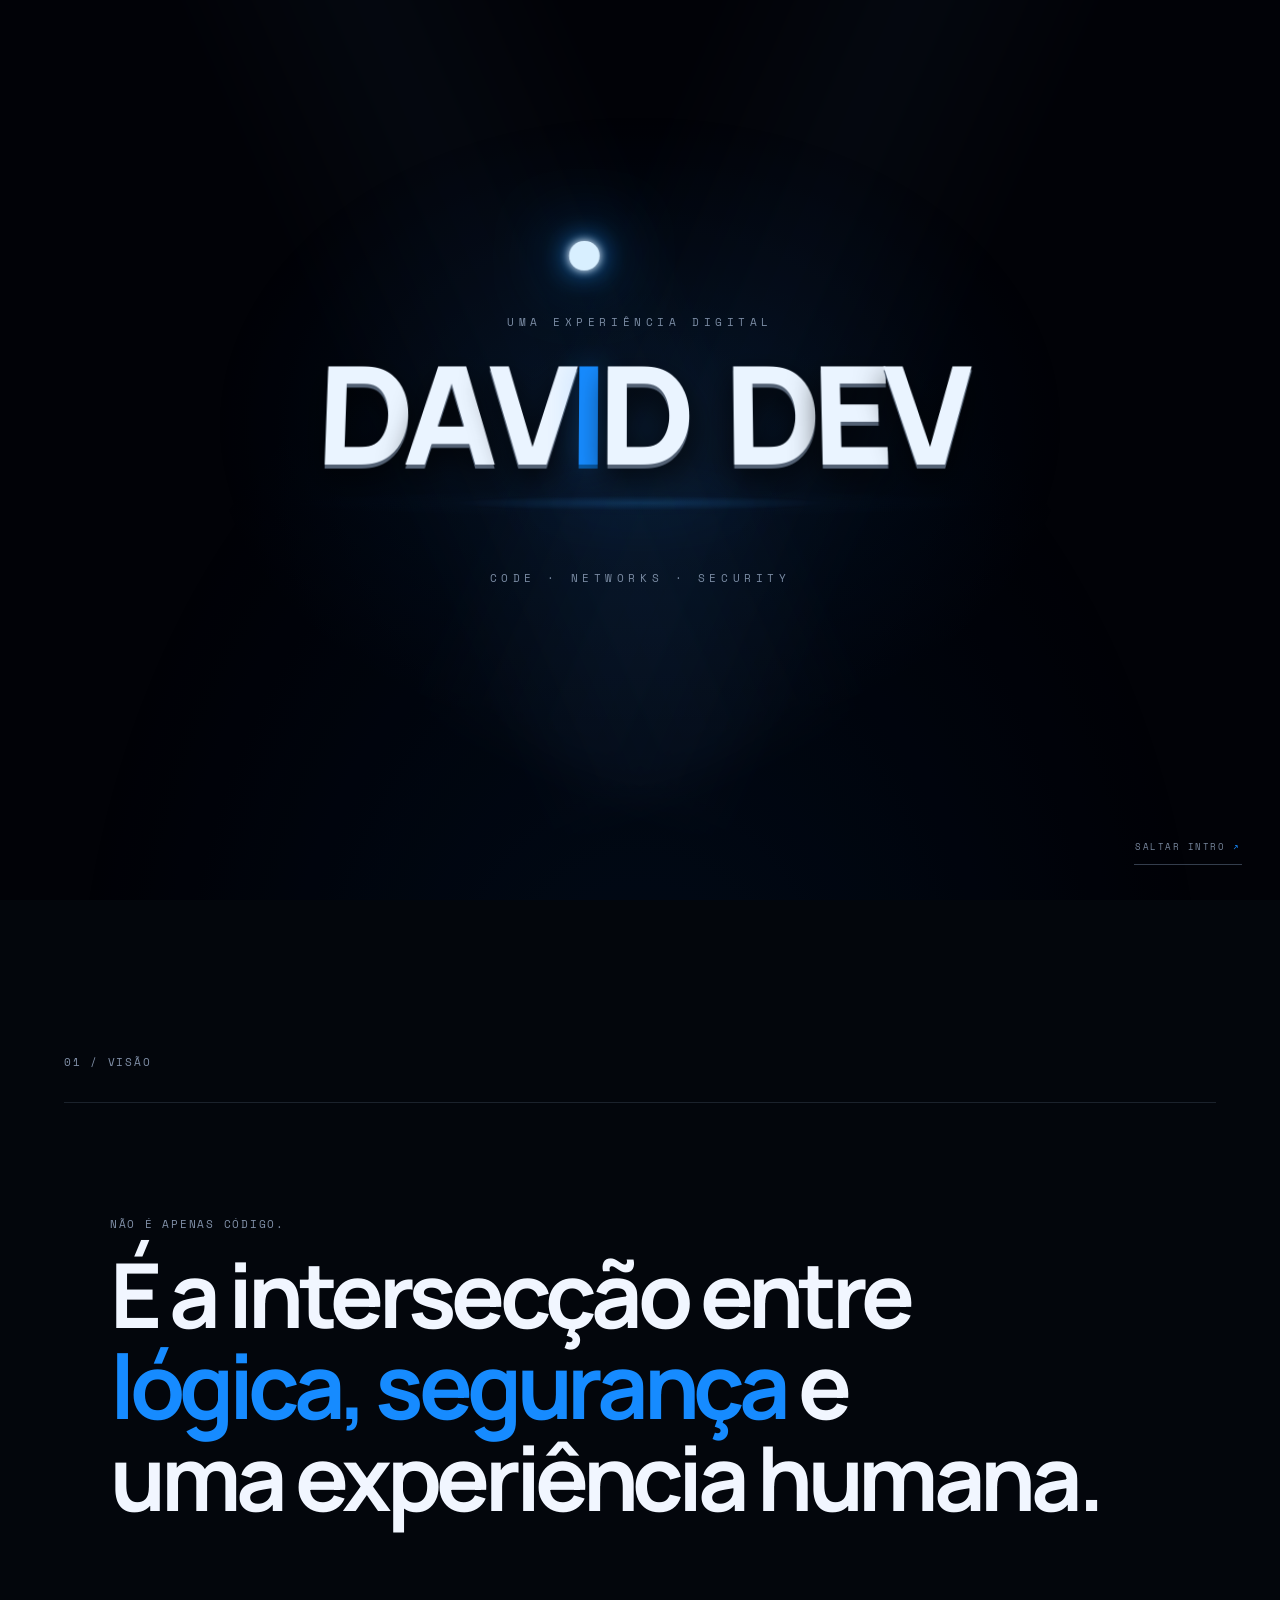
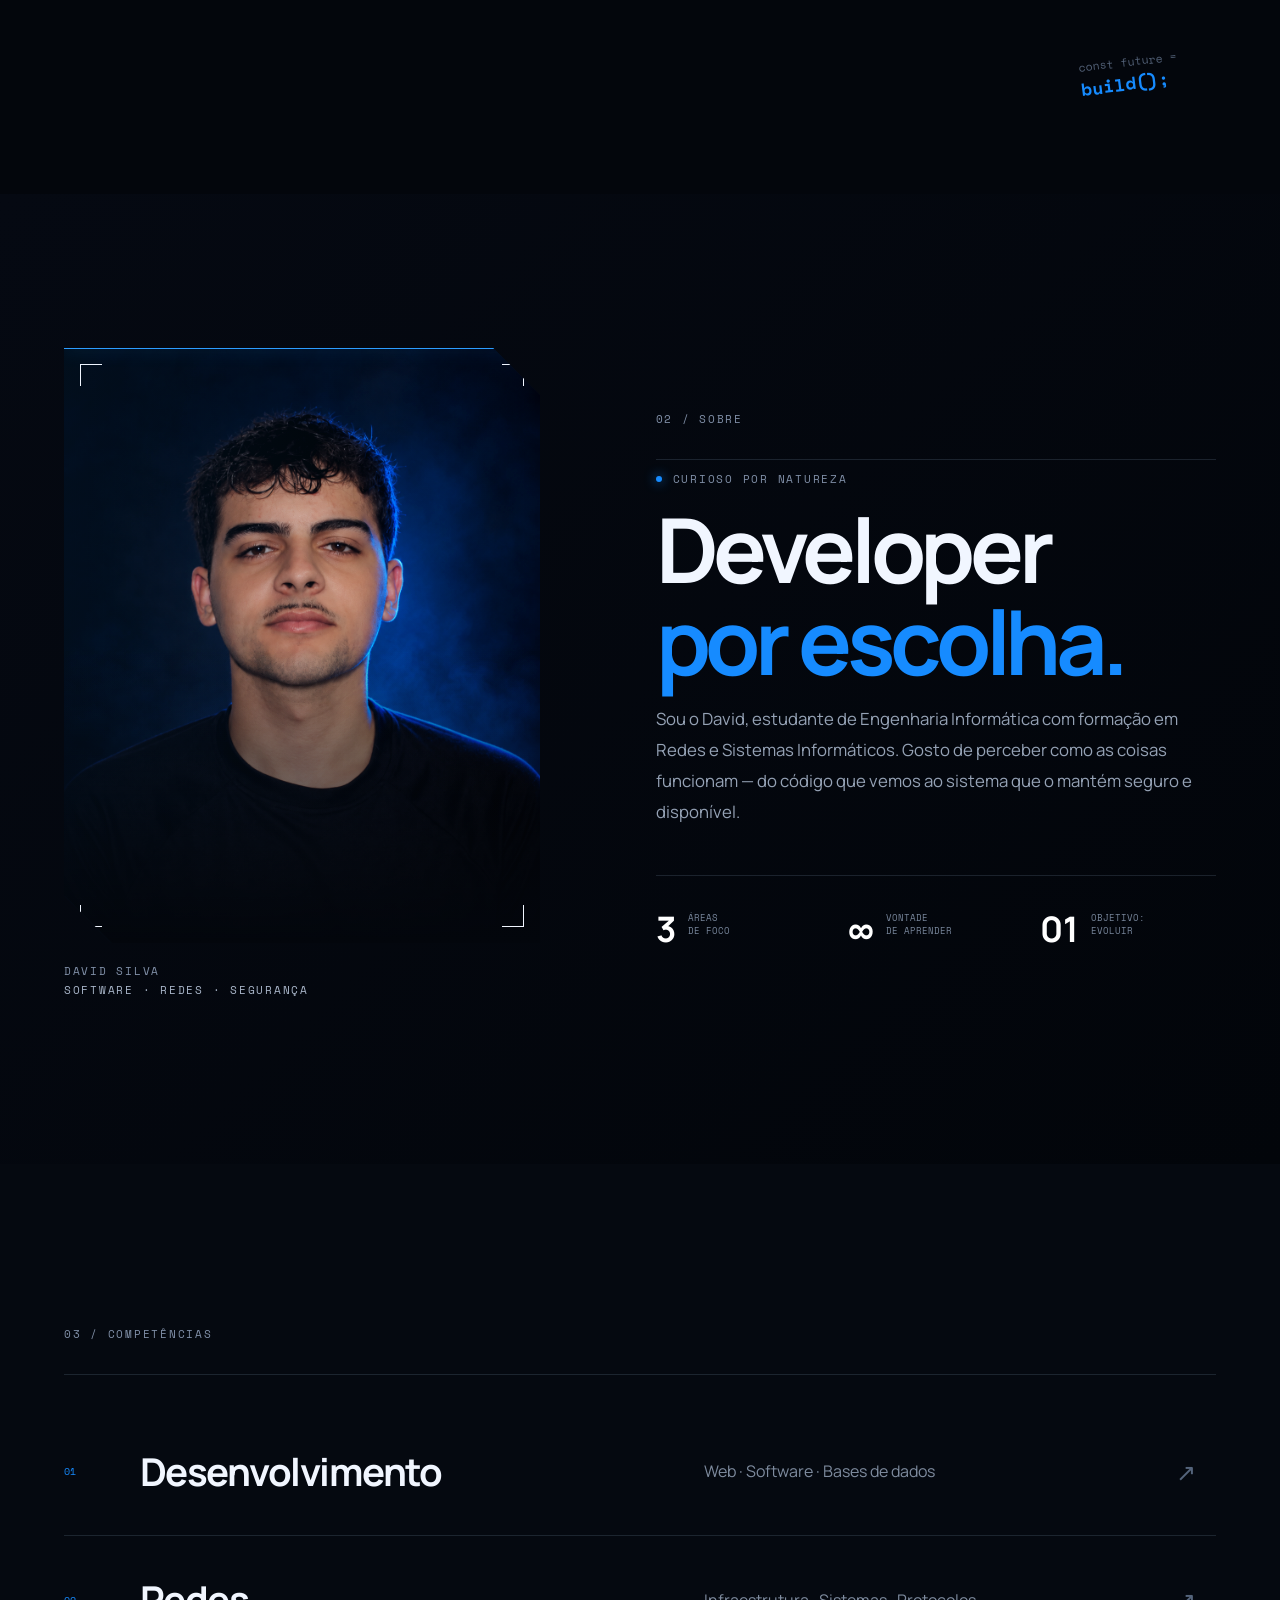
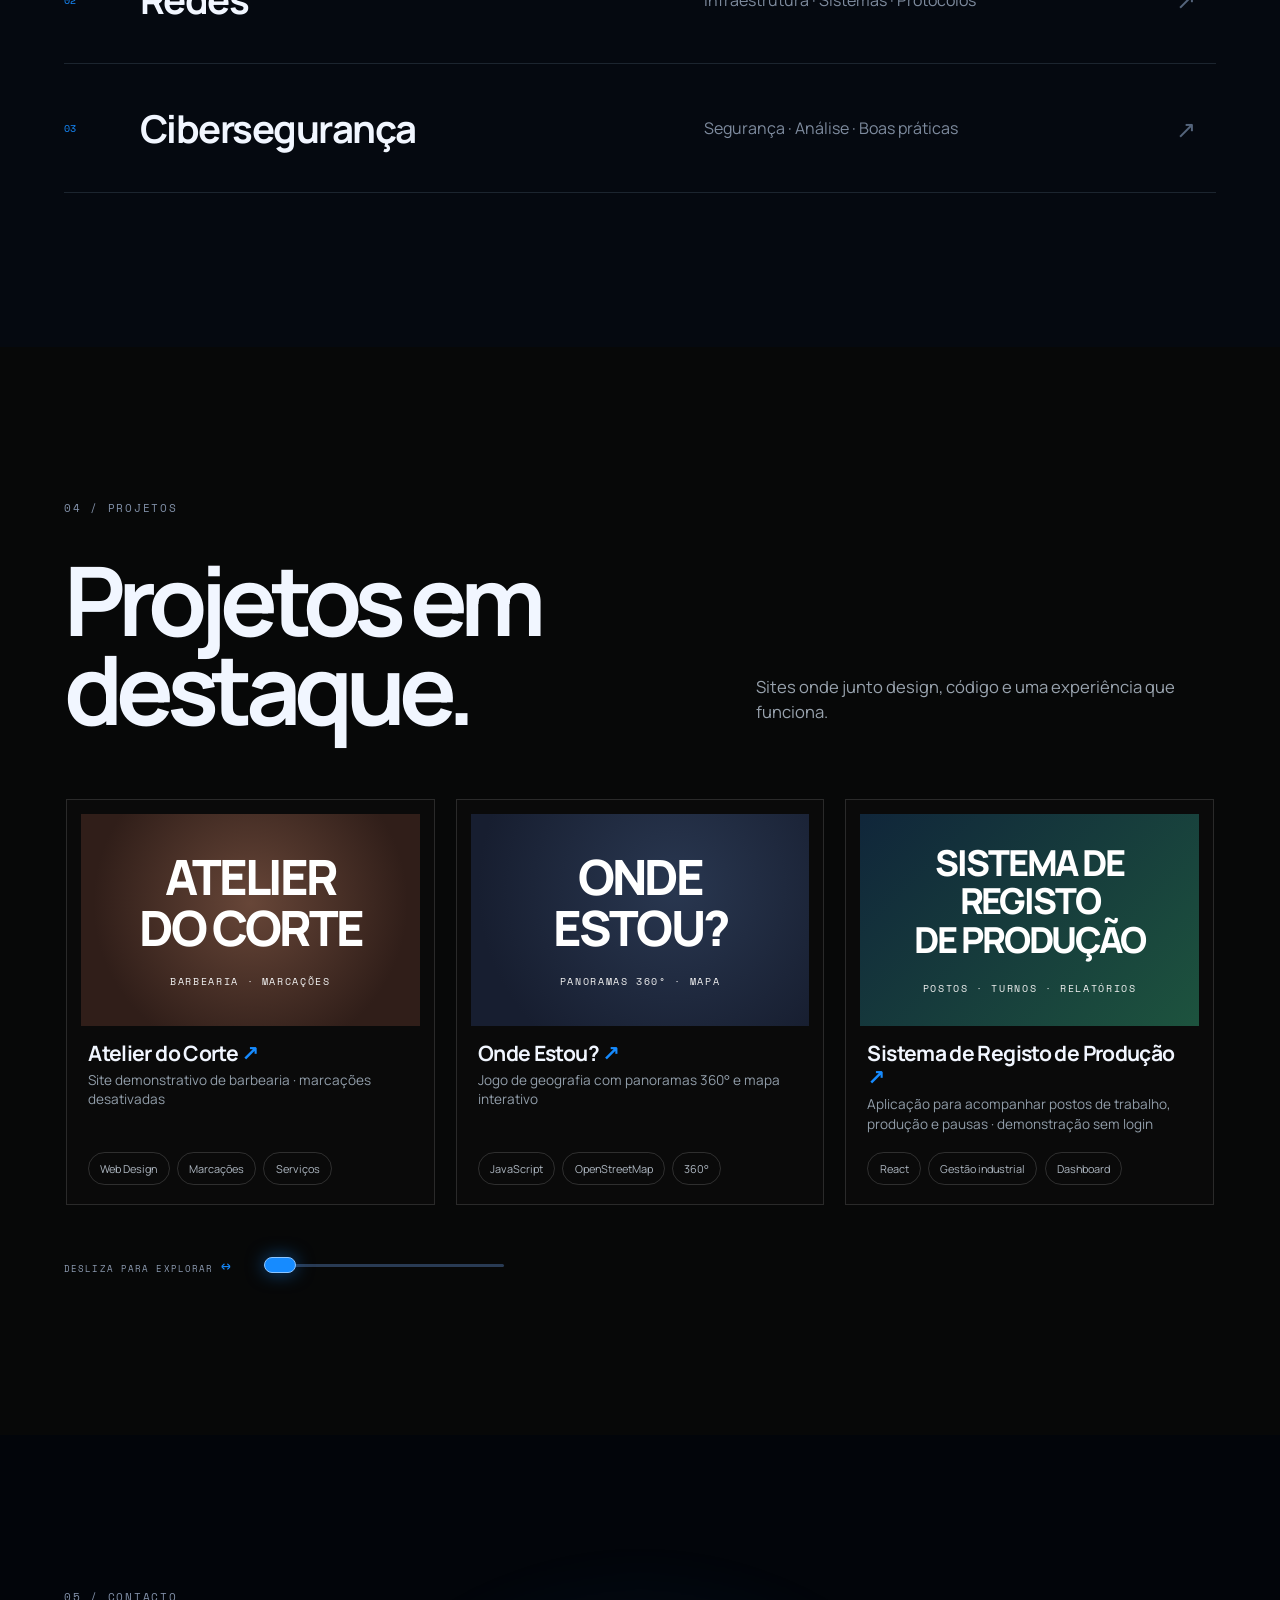
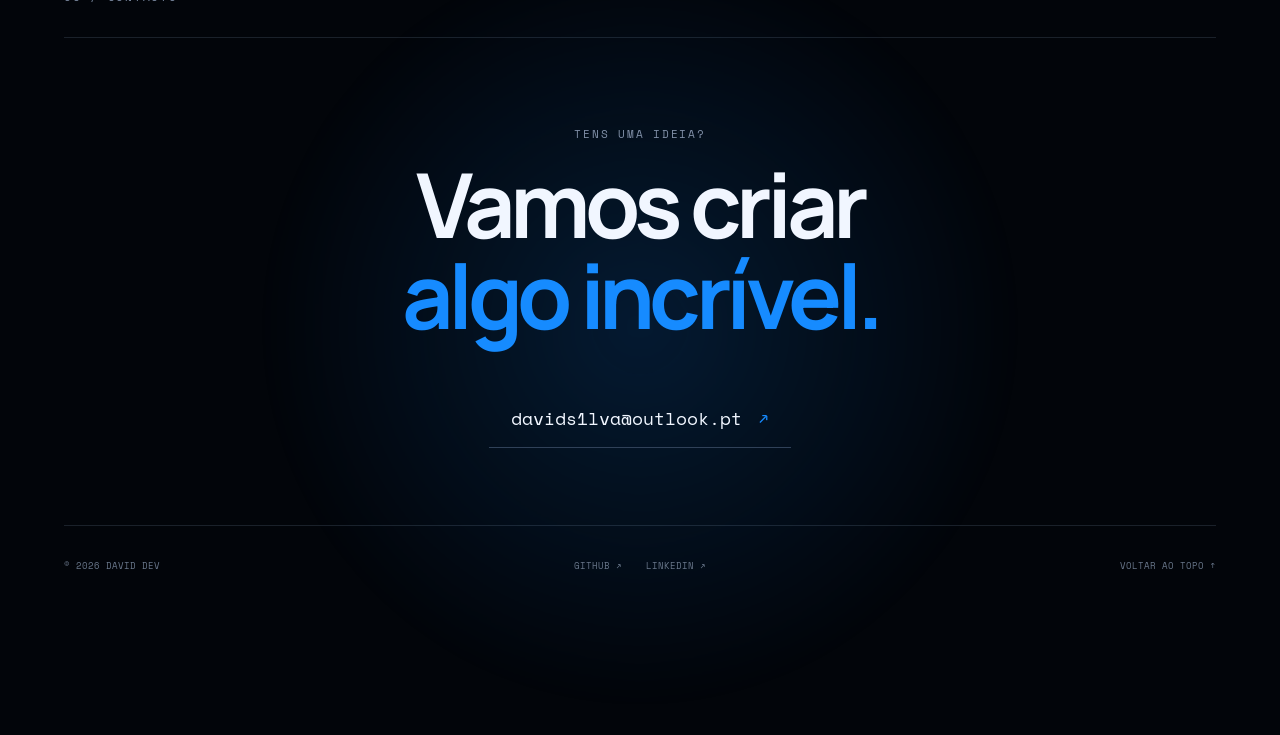
<file: index.html>
<!doctype html>
<html lang="pt-PT">
<head>
  <meta charset="UTF-8" />
  <meta name="viewport" content="width=device-width, initial-scale=1.0" />
  <meta name="theme-color" content="#03060c" />
  <meta name="description" content="Portfólio de David — estudante de Engenharia Informática, developer e entusiasta de redes e cibersegurança." />
  <title>David Dev — Software, Redes & Cibersegurança</title>
  <link rel="preconnect" href="https://fonts.googleapis.com" />
  <link rel="preconnect" href="https://fonts.gstatic.com" crossorigin />
  <link href="https://fonts.googleapis.com/css2?family=Manrope:wght@400;500;600;700;800&family=Space+Mono:wght@400;700&display=swap" rel="stylesheet" />
  <link rel="icon" type="image/svg+xml" href="assets/favicon.svg" />
  <link rel="stylesheet" href="styles.css?v=featured-20260915b" />
</head>
<body>
  <div class="noise" aria-hidden="true"></div>
  <div class="cursor-glow" aria-hidden="true"></div>


  <div class="cinematic-intro" id="cinematicIntro">
    <div class="cinema-sky" aria-hidden="true"></div>
    <div class="cinema-beam beam-left" aria-hidden="true"></div>
    <div class="cinema-beam beam-right" aria-hidden="true"></div>
    <div class="studio-scene">
      <p class="studio-presents">UMA EXPERIÊNCIA DIGITAL</p>
      <div class="studio-wordmark" role="img" aria-label="David Dev">
        <span>D</span><span>A</span><span>V</span><span class="letter-i">I<i class="studio-orb"></i></span><span>D</span>
        <b aria-hidden="true"></b>
        <span>D</span><span>E</span><span>V</span>
      </div>
      <div class="cinema-floor" aria-hidden="true"><i></i></div>
      <p class="studio-signature">CODE · NETWORKS · SECURITY</p>
    </div>
    <button class="skip-intro" type="button" id="skipIntro">SALTAR INTRO <span>↗</span></button>
  </div>


  <header class="nav-wrap">
    <a class="brand" href="#inicio" aria-label="David Dev — início">DAVID<span>.</span>DEV</a>
    <nav aria-label="Navegação principal">
      <a href="#sobre">Sobre</a>
      <a href="#projetos">Projetos</a>
      <a href="#contacto">Contacto</a>
    </nav>
    <a class="nav-cta magnetic" href="#contacto">Vamos falar <span>↗</span></a>
  </header>


  <main>
    <section class="hero" id="inicio">
      <div class="hero-layout">
        <div class="hero-content">
          <p class="eyebrow"><span></span> ENGENHARIA INFORMÁTICA · PORTUGAL</p>
          <h1>
            <span class="hero-line">Não é apenas um</span>
            <span class="hero-line">site <em>“bonitinho”.</em></span>
          </h1>
          <div class="hero-promise">
            <p class="mono">PENSADO PARA CRIAR</p>
            <div>
              <span>presença.</span>
              <span>segurança.</span>
              <span>experiência.</span>
            </div>
          </div>
          <a href="#sobre" class="hero-explore magnetic">CONHECER O DAVID <span>↓</span></a>
        </div>
        <figure class="hero-portrait" id="heroPortrait">
          <div class="portrait-halo" aria-hidden="true"></div>
          <img src="assets/david-placeholder.png" alt="Retrato de David" />
          <figcaption><span>DAVID SILVA</span><small>SOFTWARE DEVELOPER</small></figcaption>
        </figure>
      </div>
      <div class="hero-index" aria-hidden="true">00 — 01</div>
      <div class="scroll-tag" aria-hidden="true">SCROLL TO DISCOVER <span></span></div>
    </section>


    <section class="statement section-pad">
      <div class="section-number">01 / VISÃO</div>
      <div class="statement-copy reveal">
        <p class="mono">NÃO É APENAS CÓDIGO.</p>
        <h2>É a intersecção entre<br /><span>lógica, segurança</span> e<br />uma experiência humana.</h2>
      </div>
      <div class="float-code" aria-hidden="true">
        <span>const future =</span>
        <strong>build();</strong>
      </div>
    </section>


    <section class="about section-pad" id="sobre">
      <div class="about-visual reveal">
        <div class="photo-frame">
          <img class="photo-normal" src="assets/david-placeholder.png" alt="Retrato de David com iluminação azul sobre fundo escuro" />
          <div class="photo-scan" aria-hidden="true"></div>
          <span class="corner c1"></span><span class="corner c2"></span><span class="corner c3"></span><span class="corner c4"></span>
        </div>
        <p class="photo-note">DAVID SILVA<br /><strong>SOFTWARE · REDES · SEGURANÇA</strong></p>
      </div>
      <div class="about-copy reveal">
        <div class="section-number">02 / SOBRE</div>
        <p class="eyebrow"><span></span> CURIOSO POR NATUREZA</p>
        <h2>Developer<br /><span>por escolha.</span></h2>
        <p>Sou o David, estudante de Engenharia Informática com formação em Redes e Sistemas Informáticos. Gosto de perceber como as coisas funcionam — do código que vemos ao sistema que o mantém seguro e disponível.</p>
        <div class="stats">
          <div><strong>3</strong><span>ÁREAS<br />DE FOCO</span></div>
          <div><strong>∞</strong><span>VONTADE<br />DE APRENDER</span></div>
          <div><strong>01</strong><span>OBJETIVO:<br />EVOLUIR</span></div>
        </div>
      </div>
    </section>


    <section class="skills section-pad" aria-labelledby="skills-heading">
      <h2 class="section-number skills-heading" id="skills-heading">03 / COMPETÊNCIAS</h2>
      <div class="skills-list">
        <article class="skill-row reveal"><span>01</span><h3>Desenvolvimento</h3><p>Web · Software · Bases de dados</p><b>↗</b></article>
        <article class="skill-row reveal"><span>02</span><h3>Redes</h3><p>Infraestrutura · Sistemas · Protocolos</p><b>↗</b></article>
        <article class="skill-row reveal"><span>03</span><h3>Cibersegurança</h3><p>Segurança · Análise · Boas práticas</p><b>↗</b></article>
      </div>
    </section>


    <section class="projects section-pad" id="projetos" aria-labelledby="featured-heading">
  <div class="site-showcase-heading reveal">
    <div>
      <div class="section-number">04 / PROJETOS</div>
      <h2 id="featured-heading">Projetos em<br />destaque.</h2>
    </div>
    <p>Sites onde junto design, código e uma experiência que funciona.</p>
  </div>
  <div class="site-carousel reveal" id="siteCarousel" role="region" aria-label="Galeria de sites">
    <a class="site-tile" href="https://davids1lva.github.io/davids1lva/barbearia-demo/" target="_blank" rel="noopener noreferrer" aria-label="Abrir Atelier do Corte, site demonstrativo">
      <div class="site-preview site-preview--barber" aria-hidden="true">
        <div>
          <strong>ATELIER<br>DO CORTE</strong>
          <small>BARBEARIA · MARCAÇÕES</small>
        </div>
      </div>
      <div class="site-tile-meta">
        <h3>Atelier do Corte <span aria-hidden="true">↗</span>
        </h3>
        <p>Site demonstrativo de barbearia · marcações desativadas</p>
        <div class="site-tags">
          <span>Web Design</span>
          <span>Marcações</span>
          <span>Serviços</span>
        </div>
      </div>
    </a>
    <a class="site-tile" href="https://davids1lva.github.io/onde-estou/" target="_blank" rel="noopener noreferrer" aria-label="Abrir Onde Estou?, jogo de geografia">
      <div class="site-preview site-preview--portfolio" aria-hidden="true">
        <div>
          <strong>ONDE<br>ESTOU?</strong>
          <small>PANORAMAS 360° · MAPA</small>
        </div>
      </div>
      <div class="site-tile-meta">
        <h3>Onde Estou? <span aria-hidden="true">↗</span>
        </h3>
        <p>Jogo de geografia com panoramas 360° e mapa interativo</p>
        <div class="site-tags">
          <span>JavaScript</span>
          <span>OpenStreetMap</span>
          <span>360°</span>
        </div>
      </div>
    </a>
    <a class="site-tile" href="https://davids1lva.github.io/fabrica-flow/" target="_blank" rel="noopener noreferrer" aria-label="Abrir demonstração de Sistema de Registo de Produção, sem login">
      <div class="site-preview site-preview--future-one" aria-hidden="true" style="background:linear-gradient(135deg,#10263a,#1d533e);color:#a8ee6b">
        <div>
          <strong style="font-size:clamp(1.5rem,2.8vw,2.5rem);line-height:1.08">SISTEMA DE REGISTO<br>DE PRODUÇÃO</strong>
          <small>POSTOS · TURNOS · RELATÓRIOS</small>
        </div>
      </div>
      <div class="site-tile-meta">
        <h3>Sistema de Registo de Produção <span aria-hidden="true">↗</span></h3>
        <p>Aplicação para acompanhar postos de trabalho, produção e pausas · demonstração sem login</p>
        <div class="site-tags">
          <span>React</span><span>Gestão industrial</span><span>Dashboard</span>
        </div>
      </div>
    </a>
    <article class="site-tile site-tile--future" aria-label="Mais por vir">
      <div class="site-preview site-preview--future-two" aria-hidden="true">
        <div>
          <strong>MAIS POR<br>VIR</strong>
          <small>NOVAS IDEIAS A CAMINHO</small>
        </div>
      </div>
      <div class="site-tile-meta">
        <h3>Mais por vir</h3>
        <p>Espaço para o próximo trabalho</p>
        <div class="site-tags">
          <span>Em breve</span>
          <span>Novos projetos</span>
        </div>
      </div>
    </article>
  </div>
  <div class="site-carousel-control reveal">
    <label for="siteRange">DESLIZA PARA EXPLORAR <span aria-hidden="true">↔</span>
    </label>
    <input id="siteRange" class="site-range" type="range" min="0" max="100" value="0" aria-controls="siteCarousel" aria-label="Deslizar pelos projetos apresentados" />
  </div>
</section>


    <section class="contact section-pad" id="contacto">
      <div class="contact-aura" aria-hidden="true"></div>
      <div class="section-number">05 / CONTACTO</div>
      <div class="contact-copy reveal">
        <p class="mono">TENS UMA IDEIA?</p>
        <h2>Vamos criar<br /><span>algo incrível.</span></h2>
        <a class="email-link magnetic" href="mailto:davids1lva@outlook.pt">davids1lva@outlook.pt <span>↗</span></a>
      </div>
      <footer>
        <p>© <span id="year"></span> DAVID DEV</p>
        <div>
  <a href="https://github.com/davids1lva" target="_blank">GITHUB ↗</a>
  <a href="https://www.linkedin.com/in/davids1lva/" target="_blank">LINKEDIN ↗</a>
</div>
        <a href="#inicio">VOLTAR AO TOPO ↑</a>
      </footer>
    </section>
  </main>
  <script src="script.js"></script>
</body>
</html>
</file>
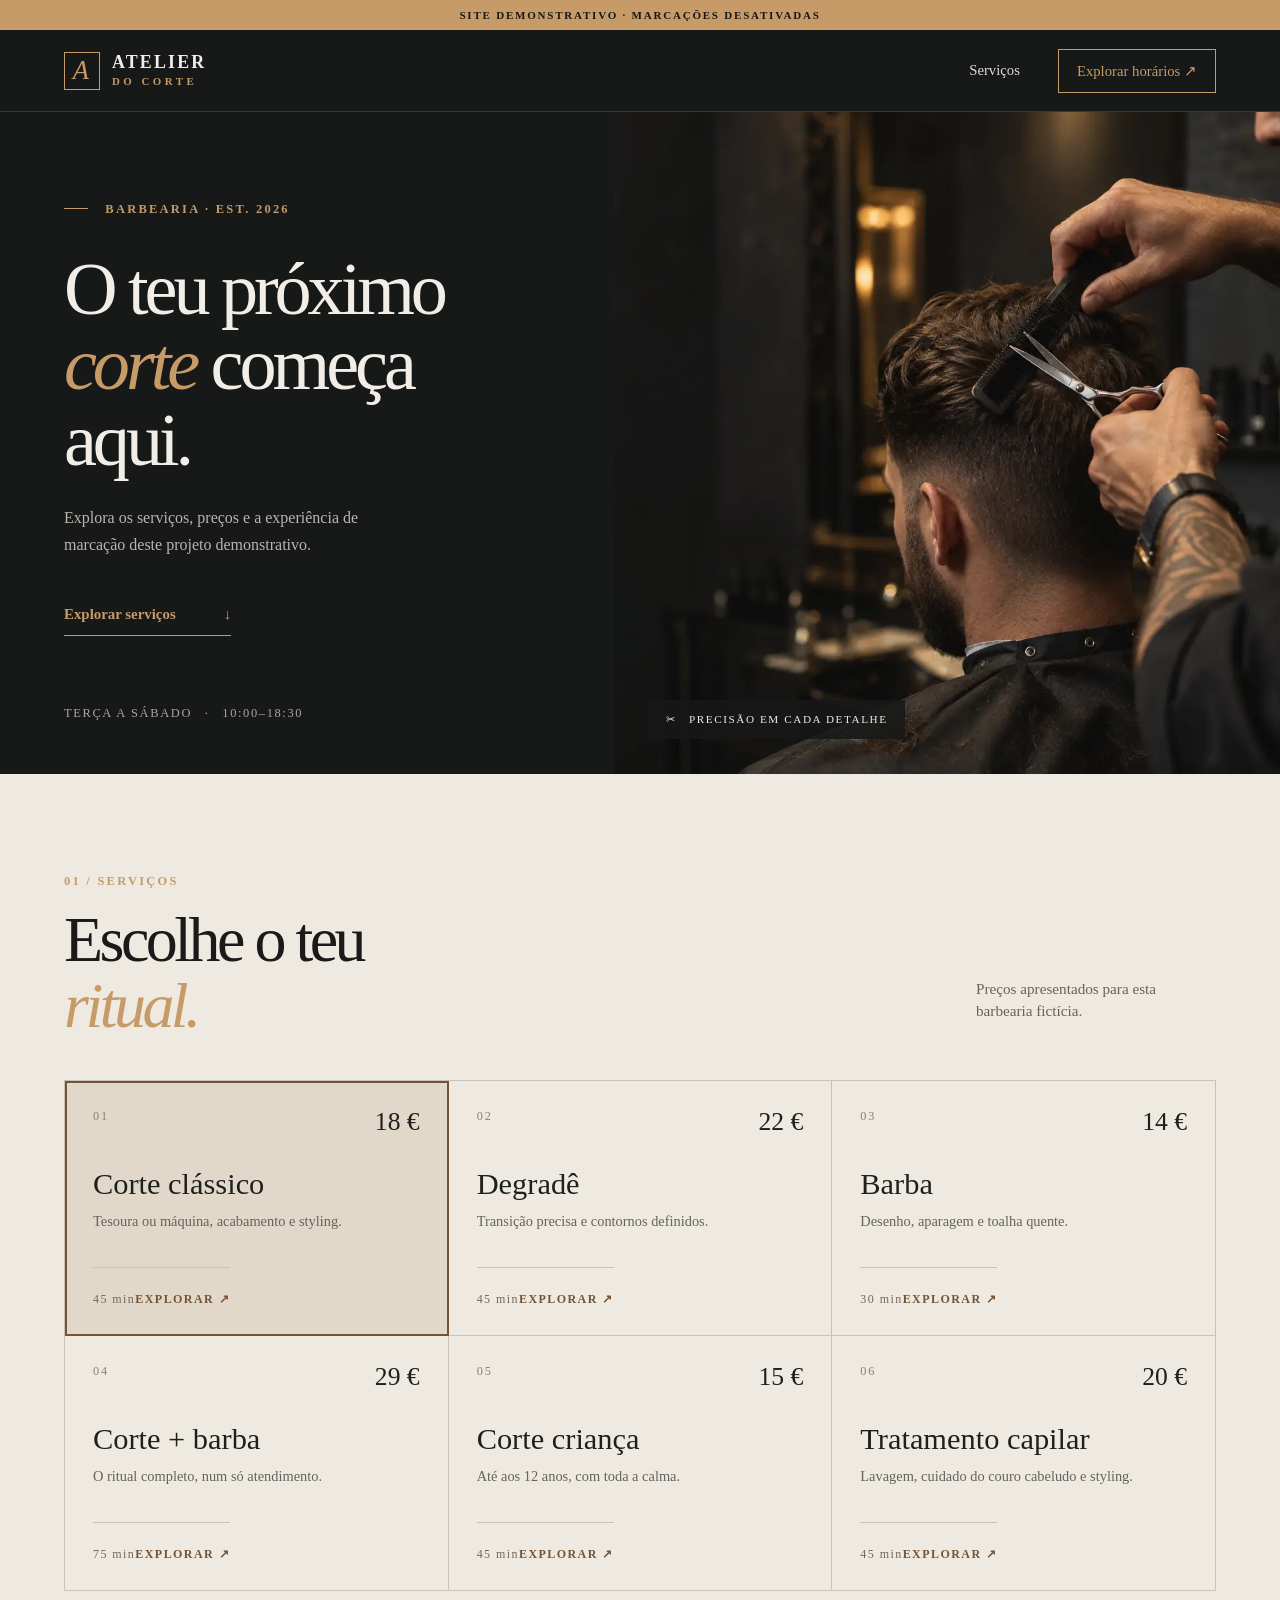
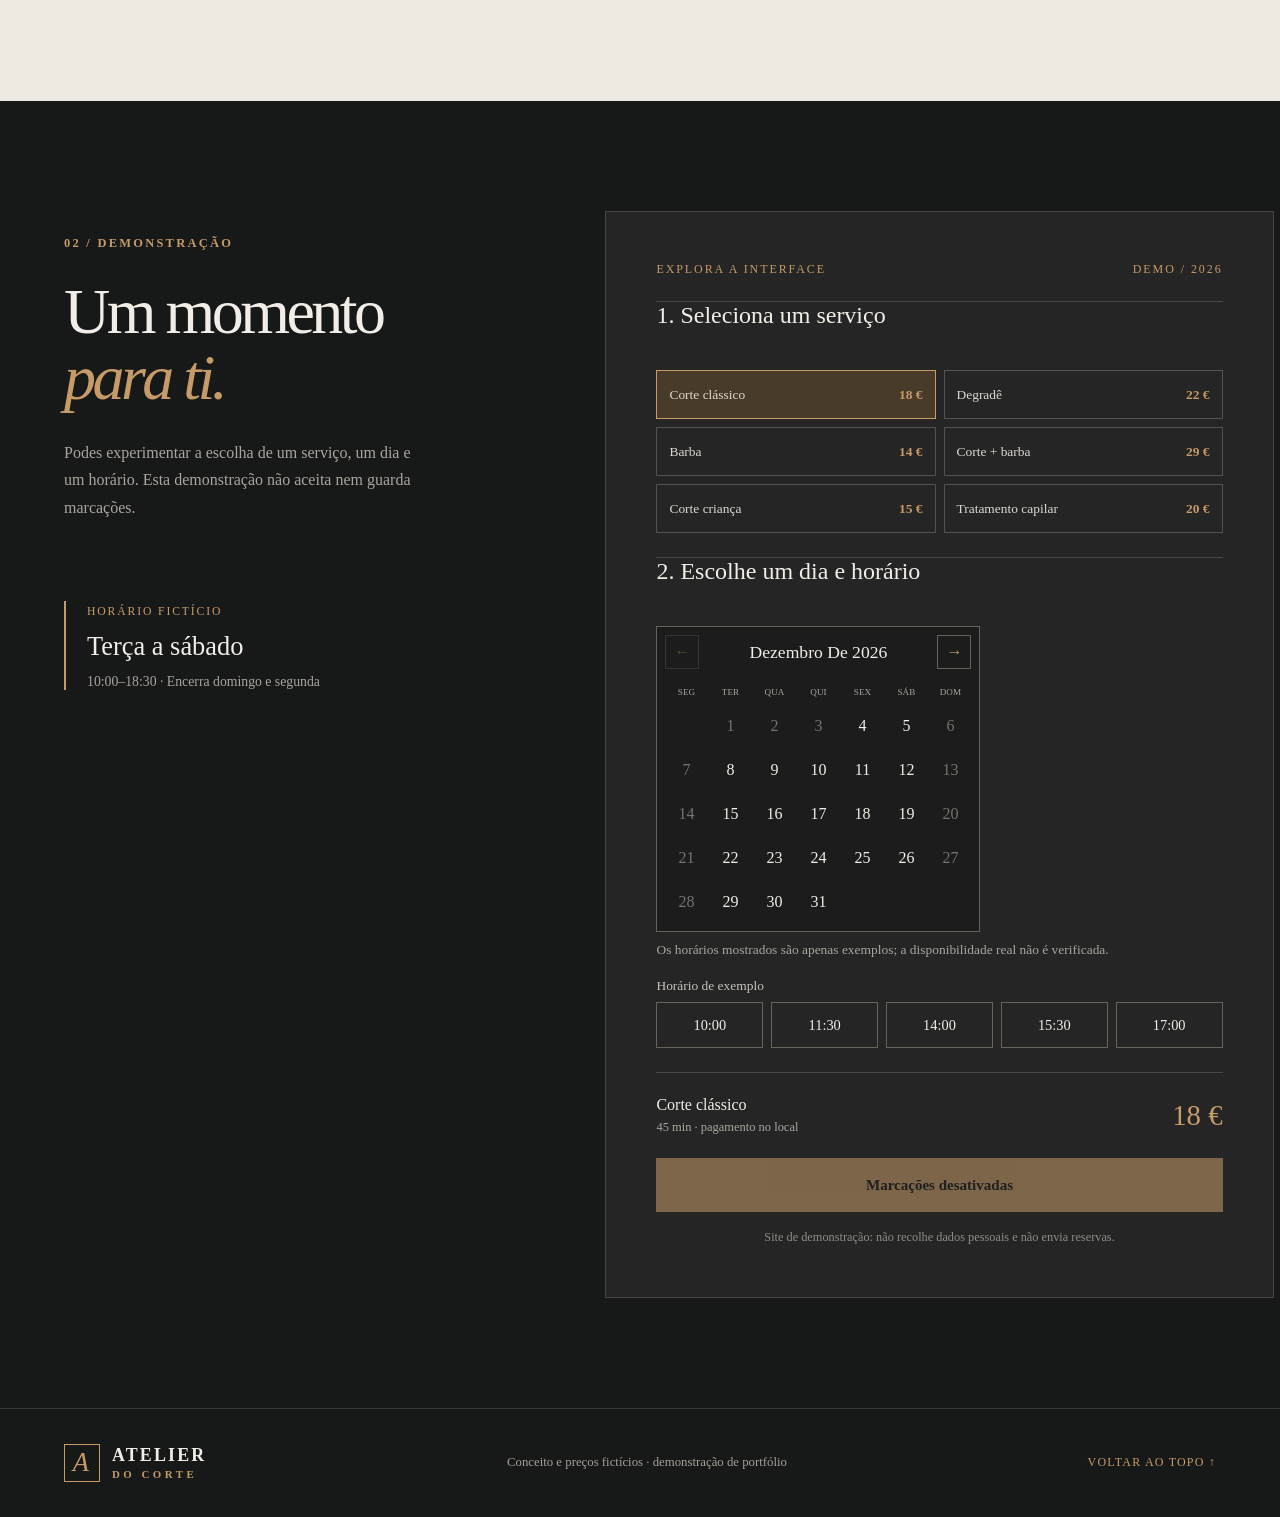
<file: barbearia-demo/index.html>
<!doctype html>
<html lang="pt-PT">
<head>
  <meta charset="utf-8" />
  <meta name="viewport" content="width=device-width, initial-scale=1" />
  <meta name="description" content="Demonstração de um site de barbearia. Serviços e preços fictícios; marcações desativadas." />
  <meta name="theme-color" content="#171818" />
  <title>Atelier do Corte — Demonstração</title>
  <link rel="icon" href="data:image/svg+xml,%3Csvg xmlns='http://www.w3.org/2000/svg' viewBox='0 0 64 64'%3E%3Crect width='64' height='64' fill='%23171818'/%3E%3Ctext x='32' y='47' font-size='46' font-family='Georgia' text-anchor='middle' fill='%23c69b68'%3EA%3C/text%3E%3C/svg%3E" />
  <link rel="stylesheet" href="styles.css?v=photo-hd" />
  <script src="script.js" defer></script>
</head>
<body>
  <div class="demo-banner" role="status">SITE DEMONSTRATIVO · MARCAÇÕES DESATIVADAS</div>
  <header class="site-header" id="inicio">
    <a class="brand" href="#inicio" aria-label="Atelier do Corte, início"><span class="brand-mark">A</span><span>ATELIER <small>DO CORTE</small></span></a>
    <nav aria-label="Navegação principal"><a href="#servicos">Serviços</a><a href="#marcacao" class="nav-book">Explorar horários ↗</a></nav>
  </header>
  <main>
    <section class="intro">
      <div class="intro-copy"><p class="eyebrow"><span class="eyebrow-rule"></span> BARBEARIA · EST. 2026</p><h1>O teu próximo<br /><em>corte</em> começa<br />aqui.</h1><p class="intro-text">Explora os serviços, preços e a experiência de marcação deste projeto demonstrativo.</p><a class="intro-link" href="#servicos">Explorar serviços <span aria-hidden="true">↓</span></a><p class="intro-foot">Terça a sábado <span>·</span> 10:00–18:30</p></div>
      <div class="intro-photo" role="img" aria-label="Fotografia de barbeiro a cortar cabelo com tesoura numa barbearia"><div class="photo-caption"><span aria-hidden="true">✂</span><span>PRECISÃO EM CADA DETALHE</span></div></div>
    </section>
    <section class="services-section" id="servicos">
      <div class="section-heading"><div><p class="eyebrow">01 / SERVIÇOS</p><h2>Escolhe o teu<br /><em>ritual.</em></h2></div><p>Preços apresentados para esta barbearia fictícia.</p></div>
      <div class="service-grid" id="serviceGrid"></div>
    </section>
    <section class="booking-section" id="marcacao">
      <div class="booking-intro"><p class="eyebrow">02 / DEMONSTRAÇÃO</p><h2>Um momento<br /><em>para ti.</em></h2><p>Podes experimentar a escolha de um serviço, um dia e um horário. Esta demonstração não aceita nem guarda marcações.</p><div class="booking-note"><span>HORÁRIO FICTÍCIO</span><strong>Terça a sábado</strong><p>10:00–18:30 · Encerra domingo e segunda</p></div></div>
      <div class="booking-panel"><div class="form-top"><span>EXPLORA A INTERFACE</span><span>DEMO / 2026</span></div>
        <fieldset><legend>1. Seleciona um serviço</legend><div class="service-options" id="serviceOptions" role="group" aria-label="Serviços demonstrativos"></div></fieldset>
        <fieldset><legend>2. Escolhe um dia e horário</legend><div class="calendar-surface"><div class="calendar-nav"><button type="button" id="previousMonth" aria-label="Mês anterior">←</button><strong id="calendarMonth"></strong><button type="button" id="nextMonth" aria-label="Mês seguinte">→</button></div><div class="calendar-weekdays" aria-hidden="true"><span>SEG</span><span>TER</span><span>QUA</span><span>QUI</span><span>SEX</span><span>SÁB</span><span>DOM</span></div><div class="calendar-grid" id="calendarGrid" aria-label="Calendário demonstrativo"></div></div><p class="calendar-help">Os horários mostrados são apenas exemplos; a disponibilidade real não é verificada.</p><p class="field-label slot-label">Horário de exemplo</p><div class="slot-options" id="slotOptions" role="group" aria-label="Horários demonstrativos"></div></fieldset>
        <div class="booking-total"><span id="summaryService">Corte clássico <small>45 min · pagamento no local</small></span><strong id="summaryPrice">18 €</strong></div>
        <button class="submit-button" type="button" disabled>Marcações desativadas</button><p class="privacy-note">Site de demonstração: não recolhe dados pessoais e não envia reservas.</p>
      </div>
    </section>
  </main>
  <footer><a class="brand" href="#inicio"><span class="brand-mark">A</span><span>ATELIER <small>DO CORTE</small></span></a><p>Conceito e preços fictícios · demonstração de portfólio</p><a href="#inicio">VOLTAR AO TOPO ↑</a></footer>
</body>
</html>
</file>
<file: styles.css>
:root{--bg:#03060c;--surface:#080d16;--ink:#f1f6ff;--muted:#8290a6;--blue:#168bff;--line:rgba(151,177,211,.16);--pad:clamp(1.25rem,5vw,5rem)}
*{box-sizing:border-box}html{scroll-behavior:smooth}body{margin:0;background:var(--bg);color:var(--ink);font-family:Manrope,system-ui,sans-serif;overflow-x:hidden}body.loading{overflow:hidden}::selection{background:var(--blue);color:white}a{color:inherit;text-decoration:none}img{display:block;max-width:100%}
.noise{position:fixed;inset:0;z-index:20;pointer-events:none;opacity:.045;background-image:url("data:image/svg+xml,%3Csvg viewBox='0 0 180 180' xmlns='http://www.w3.org/2000/svg'%3E%3Cfilter id='n'%3E%3CfeTurbulence type='fractalNoise' baseFrequency='.8' numOctaves='3' stitchTiles='stitch'/%3E%3C/filter%3E%3Crect width='100%25' height='100%25' filter='url(%23n)' opacity='.8'/%3E%3C/svg%3E")}.cursor-glow{position:fixed;width:420px;height:420px;border-radius:50%;background:radial-gradient(circle,rgba(22,139,255,.14),transparent 68%);pointer-events:none;z-index:25;mix-blend-mode:screen;transform:translate(-50%,-50%);transition:opacity .3s}.intro{position:fixed;inset:0;background:#020409;z-index:100;display:grid;place-content:center;gap:1.5rem;animation:introExit .9s 1.65s cubic-bezier(.7,0,.2,1) forwards}.intro-mark{font-size:clamp(3rem,9vw,7rem);font-weight:800;letter-spacing:-.08em}.intro-mark span,.brand span{color:var(--blue)}.intro-line{width:180px;height:1px;background:#142236;overflow:hidden}.intro-line span{display:block;width:100%;height:100%;background:var(--blue);transform:translateX(-100%);animation:load 1.25s .15s ease forwards}@keyframes load{to{transform:none}}@keyframes introExit{to{transform:translateY(-102%);visibility:hidden}}
.nav-wrap{height:88px;position:absolute;z-index:30;top:0;left:0;width:100%;display:flex;align-items:center;justify-content:space-between;padding:0 var(--pad);border-bottom:1px solid var(--line)}.brand{font:700 .9rem Space Mono,monospace;letter-spacing:.08em}.nav-wrap nav{display:flex;gap:2.2rem}.nav-wrap nav a{font-size:.77rem;color:#aab6c8;transition:.2s}.nav-wrap nav a:hover{color:white}.nav-cta{font-size:.78rem;border:1px solid #283448;padding:.85rem 1.1rem;border-radius:999px}.nav-cta span{color:var(--blue);margin-left:.5rem}
.hero{position:relative;min-height:100svh;display:flex;align-items:center;padding:8rem var(--pad) 4rem;isolation:isolate;overflow:hidden}.hero:before{content:"";position:absolute;inset:0;background:linear-gradient(90deg,var(--bg) 0%,transparent 60%),radial-gradient(circle at 72% 45%,rgba(8,76,145,.13),transparent 34%);z-index:-2}.hero-content{width:min(1180px,100%);margin:auto;position:relative;z-index:2}.eyebrow,.mono,.section-number,.photo-note,.project-disclaimer{font:400 .68rem Space Mono,monospace;letter-spacing:.16em;color:#8190a8}.eyebrow{display:flex;align-items:center;gap:.7rem}.eyebrow span{width:6px;height:6px;border-radius:50%;background:var(--blue);box-shadow:0 0 12px var(--blue)}.hero h1{margin:clamp(1.6rem,4vw,3rem) 0;font-size:clamp(4rem,10.8vw,9.6rem);line-height:.82;letter-spacing:-.075em;user-select:none}.hero-line{display:block;opacity:0;transform:translateY(70px);animation:heroIn 1.1s 2.05s cubic-bezier(.16,1,.3,1) forwards}.hero-line:nth-child(2){animation-delay:2.18s}.outline{color:transparent;-webkit-text-stroke:1px rgba(227,239,255,.75)}.outline em{font-style:normal;color:var(--blue);-webkit-text-stroke:0;text-shadow:0 0 45px rgba(22,139,255,.32)}@keyframes heroIn{to{opacity:1;transform:none}}.hero-footer{display:flex;justify-content:space-between;align-items:flex-end;max-width:890px}.hero-footer>p{font-size:clamp(.95rem,1.4vw,1.15rem);line-height:1.75;color:#91a0b5;max-width:550px}.round-link{width:96px;height:96px;border:1px solid #31405a;border-radius:50%;display:flex;flex-direction:column;align-items:center;justify-content:center;gap:.45rem;transition:.3s}.round-link:hover{border-color:var(--blue);background:rgba(22,139,255,.08)}.round-link span{color:var(--blue);font-size:1.35rem}.round-link small{font:400 .55rem Space Mono}.scroll-tag{position:absolute;right:var(--pad);bottom:2rem;writing-mode:vertical-rl;font:400 .52rem Space Mono;letter-spacing:.18em;color:#5e6d83;display:flex;align-items:center;gap:.7rem}.scroll-tag span{display:block;width:1px;height:50px;background:linear-gradient(var(--blue),transparent)}
.hero-orbit{position:absolute;z-index:-1;right:-4vw;top:14%;width:min(50vw,680px);aspect-ratio:1;opacity:.65}.orbit{position:absolute;border:1px solid rgba(47,145,255,.21);border-radius:50%;inset:10%;animation:spin 18s linear infinite}.orbit:before,.orbit:after{content:"";position:absolute;width:8px;height:8px;border-radius:50%;background:var(--blue);box-shadow:0 0 20px var(--blue)}.orbit:before{left:13%;top:12%}.orbit:after{right:5%;bottom:24%}.orbit-two{inset:27%;animation-direction:reverse;animation-duration:11s;border-style:dashed}.core{position:absolute;inset:41%;border-radius:50%;background:var(--blue);filter:blur(35px);opacity:.32}@keyframes spin{to{transform:rotate(360deg)}}
.section-pad{padding:clamp(6rem,12vw,11rem) var(--pad);position:relative}.section-number{padding-bottom:2rem;border-bottom:1px solid var(--line)}.statement{min-height:90vh;display:flex;flex-direction:column;justify-content:center}.statement-copy{margin:clamp(4rem,8vw,8rem) auto;width:min(1060px,100%)}.statement-copy h2,.about-copy h2,.projects-heading h2,.contact h2{font-size:clamp(2.8rem,7vw,7.4rem);line-height:1.02;letter-spacing:-.06em;margin:1rem 0}.statement-copy h2 span,.about-copy h2 span,.projects-heading h2 span,.contact h2 span{color:var(--blue)}.float-code{position:absolute;right:8%;bottom:11%;font:400 .72rem Space Mono;color:#526076;transform:rotate(-7deg)}.float-code strong{display:block;color:#168bff;font-size:1.1rem}
.about{display:grid;grid-template-columns:minmax(280px,.85fr) minmax(340px,1fr);gap:clamp(3rem,9vw,10rem);align-items:center;background:linear-gradient(135deg,#050912,#02050a)}.photo-frame{position:relative;aspect-ratio:4/5;overflow:hidden;background:#07101d;clip-path:polygon(0 0,90% 0,100% 8%,100% 100%,10% 100%,0 92%)}.photo-frame:after{content:"";position:absolute;inset:0;background:linear-gradient(180deg,transparent 50%,#03060c 100%),linear-gradient(90deg,rgba(10,81,150,.18),transparent)}.photo-frame img{width:100%;height:100%;object-fit:cover;filter:saturate(.75) contrast(1.08)}.photo-scan{position:absolute;z-index:2;left:0;top:0;width:100%;height:1px;background:#2c9dff;box-shadow:0 0 16px #168bff;animation:scan 5s ease-in-out infinite}@keyframes scan{50%{top:100%}}.corner{position:absolute;z-index:3;width:22px;height:22px;border-color:#40a9ff}.c1{top:16px;left:16px;border-top:1px solid;border-left:1px solid}.c2{top:16px;right:16px;border-top:1px solid;border-right:1px solid}.c3{bottom:16px;left:16px;border-bottom:1px solid;border-left:1px solid}.c4{bottom:16px;right:16px;border-bottom:1px solid;border-right:1px solid}.photo-note{line-height:1.7;margin-top:1.2rem}.photo-note strong{color:#aab7ca;font-weight:400}.about-copy>p:not(.eyebrow){color:#95a2b5;line-height:1.85;font-size:1.05rem;max-width:630px}.stats{display:grid;grid-template-columns:repeat(3,1fr);border-top:1px solid var(--line);margin-top:3rem;padding-top:2.2rem;gap:1rem}.stats div{display:flex;align-items:flex-start;gap:.8rem}.stats strong{font-size:2.2rem;color:white;line-height:1}.stats span{font:400 .55rem Space Mono;color:#78869b;line-height:1.5}
.skills{background:#050910}.skills-list{margin-top:2rem}.skill-row{display:grid;grid-template-columns:60px 1.2fr 1fr 40px;align-items:center;gap:1rem;padding:2.3rem 0;border-bottom:1px solid var(--line);transition:.35s}.skill-row:hover{padding-left:1.4rem;border-color:rgba(22,139,255,.5)}.skill-row>span{font:400 .65rem Space Mono;color:var(--blue)}.skill-row h3{font-size:clamp(1.55rem,3vw,3rem);letter-spacing:-.04em;margin:0}.skill-row p{color:#7e8b9e}.skill-row b{font-weight:400;font-size:1.5rem;color:#54647b;transition:.3s}.skill-row:hover b{color:var(--blue);transform:rotate(45deg)}
.projects-heading{display:flex;align-items:flex-end;justify-content:space-between;margin-bottom:5rem}.projects-heading .section-number{align-self:flex-start;min-width:260px}.projects-heading h2{margin:0}.project-grid{display:grid;grid-template-columns:1fr 1fr;gap:2rem}.project-card{display:block}.project-ui{height:clamp(350px,42vw,580px);position:relative;overflow:hidden;border:1px solid var(--line);background:#07101d;transition:.55s cubic-bezier(.16,1,.3,1)}.project-card:hover .project-ui{transform:scale(.985);border-color:rgba(22,139,255,.5)}.factory-ui{padding:12%;background:radial-gradient(circle at 50% 50%,#102b4d,#050914 70%)}.ui-top{display:flex;justify-content:space-between;font:400 .55rem Space Mono;letter-spacing:.15em;color:#7890ad}.ui-top i{width:7px;height:7px;border-radius:50%;background:#3cff9b;box-shadow:0 0 12px #3cff9b}.gauge{width:65%;aspect-ratio:1;margin:8% auto;border-radius:50%;display:grid;place-items:center;background:conic-gradient(var(--blue) 0 84%,rgba(255,255,255,.08) 84%);position:relative;box-shadow:0 0 50px rgba(22,139,255,.18)}.gauge:before{content:"";position:absolute;inset:8px;background:#0a1424;border-radius:50%}.gauge div{z-index:1;text-align:center}.gauge strong{font-size:clamp(2rem,5vw,4.5rem);letter-spacing:-.06em}.gauge small{display:block;font:400 .55rem Space Mono;color:#66809d}.ui-stats{display:flex;justify-content:space-between;border-top:1px solid rgba(255,255,255,.1);padding-top:1rem}.ui-stats span{font:700 1rem Space Mono}.ui-stats small{display:block;color:#5c6c80;font-size:.45rem;margin-top:.4rem}.network-ui{background:radial-gradient(circle,#09274a,#04070d 65%);display:grid;place-items:center}.network-core{width:118px;height:118px;border-radius:50%;border:1px solid #148dff;display:grid;place-content:center;text-align:center;font:700 1rem Space Mono;box-shadow:0 0 50px rgba(22,139,255,.25),inset 0 0 25px rgba(22,139,255,.15);z-index:2}.network-core span{color:#168bff;font-size:.65rem}.network-ui svg{position:absolute;width:100%;height:100%;inset:0}.network-ui path{stroke:#168bff;stroke-width:.7;fill:none;stroke-dasharray:5 7;opacity:.55}.node{position:absolute;width:13px;height:13px;border-radius:50%;background:#0b1726;border:2px solid #168bff;box-shadow:0 0 15px #168bff;z-index:2}.n1{left:17%;top:20%}.n2{right:16%;top:17%}.n3{left:20%;bottom:16%}.n4{right:13%;bottom:18%}.project-meta{display:grid;grid-template-columns:40px 1fr 30px;gap:1rem;padding:1.6rem 0;align-items:start}.project-meta>span{font:400 .6rem Space Mono;color:var(--blue)}.project-meta h3{font-size:1.35rem;margin:0 0 .4rem}.project-meta p{margin:0;color:#738198;font-size:.8rem}.project-meta b{font-weight:400;color:#6f819a;font-size:1.4rem}.project-disclaimer{text-align:right;margin-top:2rem}
.contact{min-height:100vh;display:flex;flex-direction:column;justify-content:space-between;overflow:hidden;background:#02050a}.contact-copy{text-align:center;margin:auto;position:relative;z-index:2}.contact-copy .mono{color:#8190a8}.email-link{display:inline-flex;align-items:center;gap:1rem;margin-top:2rem;padding:1rem 1.4rem;border-bottom:1px solid #304158;font:400 clamp(.9rem,1.5vw,1.1rem) Space Mono}.email-link span{color:var(--blue)}.contact-aura{position:absolute;width:65vw;height:65vw;max-width:950px;max-height:950px;border-radius:50%;left:50%;top:50%;transform:translate(-50%,-45%);background:radial-gradient(circle,rgba(14,97,183,.23),transparent 64%);filter:blur(10px)}footer{display:flex;justify-content:space-between;align-items:center;border-top:1px solid var(--line);padding-top:1.5rem;font:400 .58rem Space Mono;color:#69778b;position:relative;z-index:2}footer div{display:flex;gap:1.5rem}footer a:hover{color:white}
.reveal{opacity:0;transform:translateY(60px);transition:opacity 1s cubic-bezier(.16,1,.3,1),transform 1s cubic-bezier(.16,1,.3,1)}.reveal.visible{opacity:1;transform:none}
@media (max-width:800px){.nav-wrap{height:72px}.nav-wrap nav{display:none}.nav-cta{padding:.7rem .9rem}.hero{padding-top:7rem}.hero h1{font-size:clamp(3.65rem,18vw,6.5rem);line-height:.88}.hero-orbit{width:95vw;right:-45vw;top:25%}.hero-footer{align-items:center}.hero-footer>p{max-width:75%}.round-link{width:74px;height:74px}.scroll-tag{display:none}.statement{min-height:75vh}.float-code{display:none}.about{grid-template-columns:1fr}.about-visual{max-width:520px}.stats{gap:.5rem}.stats div{display:block}.stats span{display:block;margin-top:.7rem}.skill-row{grid-template-columns:36px 1fr 25px}.skill-row p{grid-column:2;grid-row:2;margin:0}.skill-row b{grid-column:3;grid-row:1/3}.projects-heading{display:block}.projects-heading .section-number{margin-bottom:3rem}.project-grid{grid-template-columns:1fr}.project-ui{height:min(110vw,540px)}footer{align-items:flex-start;gap:1.5rem;flex-wrap:wrap}footer div{order:3;width:100%}}
@media (pointer:coarse){.cursor-glow{display:none}}@media (prefers-reduced-motion:reduce){html{scroll-behavior:auto}*,*:before,*:after{animation-duration:.01ms!important;animation-iteration-count:1!important;transition-duration:.01ms!important}.intro{display:none}.hero-line,.reveal{opacity:1;transform:none}}

/* Cinematic David Dev opening */
.cinematic-intro{position:fixed;inset:0;z-index:100;display:grid;place-items:center;overflow:hidden;background:#010207;perspective:1200px;isolation:isolate;transition:opacity .8s ease,visibility .8s,transform .9s cubic-bezier(.7,0,.2,1)}
.cinematic-intro.intro--done{opacity:0;visibility:hidden;transform:scale(1.08);pointer-events:none}
.cinema-sky{position:absolute;inset:-20%;background:radial-gradient(ellipse at 50% 48%,rgba(20,87,160,.24),transparent 34%),radial-gradient(ellipse at 50% 100%,rgba(12,76,145,.2),transparent 46%);animation:skyBreathe 4.6s ease-in-out both}
.cinema-beam{position:absolute;top:-25%;width:26%;height:120%;background:linear-gradient(90deg,transparent,rgba(78,169,255,.09),transparent);filter:blur(16px);transform-origin:50% 0;opacity:0;animation:beamReveal 2.8s 1s ease-out forwards}
.beam-left{left:8%;transform:rotate(-24deg)}.beam-right{right:8%;transform:rotate(24deg)}
.studio-scene{position:relative;z-index:2;width:min(94vw,1100px);text-align:center;transform-style:preserve-3d}
.studio-presents,.studio-signature{font:400 clamp(.5rem,1vw,.68rem) Space Mono,monospace;letter-spacing:.42em;color:#7b8ca4;opacity:0}
.studio-presents{margin:0 0 1.5rem;animation:softReveal .8s .35s ease forwards}.studio-signature{margin:2rem 0 0;animation:signatureIn 1s 3.75s ease forwards}
.studio-wordmark{display:flex;align-items:flex-end;justify-content:center;white-space:nowrap;font-size:clamp(3rem,10.8vw,9.5rem);font-weight:800;line-height:.85;letter-spacing:-.075em;color:#eaf4ff;text-shadow:0 4px 0 #536174,0 12px 30px rgba(0,0,0,.8);transform:rotateX(8deg);transform-style:preserve-3d}
.studio-wordmark>span{display:inline-block;opacity:0;transform:translateY(52px) rotateX(-60deg) scale(.84);filter:blur(10px);animation:letterRise .75s cubic-bezier(.16,1,.3,1) forwards}
.studio-wordmark>span:nth-of-type(1){animation-delay:.65s}.studio-wordmark>span:nth-of-type(2){animation-delay:.73s}.studio-wordmark>span:nth-of-type(3){animation-delay:.81s}.studio-wordmark>span:nth-of-type(4){animation-delay:.89s}.studio-wordmark>span:nth-of-type(5){animation-delay:.97s}.studio-wordmark>span:nth-of-type(6){animation-delay:1.05s}.studio-wordmark>span:nth-of-type(7){animation-delay:1.13s}.studio-wordmark>span:nth-of-type(8){animation-delay:1.21s}
.studio-wordmark>b{display:block;width:.28em}.letter-i{position:relative;color:#168bff;text-shadow:0 0 30px rgba(22,139,255,.28),0 4px 0 #0757a1}
.studio-orb{position:absolute;width:.22em;height:.22em;left:50%;top:-.18em;border-radius:50%;background:#d8efff;box-shadow:0 0 10px #fff,0 0 28px #2196ff,0 0 72px #168bff;opacity:0;transform:translate(8em,-4em) scale(.45);animation:orbJourney 1.5s 1.2s cubic-bezier(.45,.05,.2,1) forwards}
.cinema-floor{position:relative;width:min(70vw,700px);height:70px;margin:-.2rem auto 0;border-radius:50%;background:radial-gradient(ellipse,rgba(45,145,239,.2),rgba(7,29,58,.08) 38%,transparent 70%);transform:rotateX(70deg)}
.cinema-floor:before,.cinema-floor:after{content:"";position:absolute;border:1px solid rgba(54,159,255,.2);border-radius:50%;inset:17% 25%;opacity:0;animation:impactRing 1.2s 3.45s ease-out forwards}.cinema-floor:after{animation-delay:3.58s}
.cinema-floor i{position:absolute;left:50%;top:50%;width:1px;height:1px;border-radius:50%;box-shadow:0 0 65px 32px rgba(22,139,255,.24);opacity:0;animation:floorGlow 1.3s 3.3s ease-out forwards}
.skip-intro{position:absolute;right:clamp(1.1rem,3vw,2.5rem);bottom:clamp(1.1rem,3vw,2.2rem);z-index:4;border:0;border-bottom:1px solid rgba(144,169,201,.36);padding:.7rem .1rem;background:none;color:#77879d;font:400 .58rem Space Mono,monospace;letter-spacing:.16em;cursor:pointer;opacity:0;animation:softReveal .7s 1.1s ease forwards;transition:color .2s,border-color .2s}.skip-intro:hover,.skip-intro:focus-visible{color:white;border-color:var(--blue);outline:none}.skip-intro span{color:var(--blue)}
.hero-line{animation:none}.intro-complete .hero-line{animation:heroIn 1.1s .18s cubic-bezier(.16,1,.3,1) forwards}.intro-complete .hero-line:nth-child(2){animation-delay:.31s}
@keyframes letterRise{to{opacity:1;transform:translateY(0) rotateX(0) scale(1);filter:blur(0)}}
@keyframes orbJourney{0%{opacity:0;transform:translate(8em,-4em) scale(.45)}8%{opacity:1}30%{transform:translate(5.3em,-2.2em) scale(.7)}50%{transform:translate(3.1em,-3.4em) scale(.82)}68%{transform:translate(1.45em,-1.65em) scale(.9)}82%{transform:translate(-50%,-2.1em) scale(1)}88%{transform:translate(-50%,-.4em) scale(1.35)}94%{transform:translate(-50%,-.82em) scale(.92)}100%{opacity:1;transform:translate(-50%,-.68em) scale(1)}}
@keyframes impactRing{0%{opacity:.8;transform:scale(.25)}100%{opacity:0;transform:scale(2.5)}}@keyframes floorGlow{0%{opacity:0;transform:scale(.2)}30%{opacity:1}100%{opacity:.3;transform:scale(1.8)}}
@keyframes softReveal{to{opacity:1}}@keyframes signatureIn{0%{opacity:0;letter-spacing:.7em}100%{opacity:1;letter-spacing:.42em}}@keyframes beamReveal{0%{opacity:0}35%{opacity:1}100%{opacity:.35}}@keyframes skyBreathe{0%{opacity:.2;transform:scale(1.08)}65%{opacity:1}100%{opacity:.65;transform:scale(1)}}
@keyframes orbJourneyMobile{0%{opacity:0;transform:translate(4em,-5em) scale(.45)}10%{opacity:1}36%{transform:translate(2.8em,-2.2em) scale(.72)}62%{transform:translate(1.2em,-3em) scale(.85)}83%{transform:translate(-50%,-2em) scale(1)}90%{transform:translate(-50%,-.42em) scale(1.3)}100%{opacity:1;transform:translate(-50%,-.68em) scale(1)}}
@media (max-width:800px){.studio-wordmark{font-size:clamp(2.8rem,15vw,6.5rem);letter-spacing:-.09em}.studio-wordmark>b{width:.18em}.studio-orb{animation-name:orbJourneyMobile}.studio-signature{letter-spacing:.2em!important;font-size:.48rem}}
@media (prefers-reduced-motion:reduce){.cinematic-intro{display:none}.hero-line{opacity:1;transform:none;animation:none!important}}

/* Editorial portrait hero */
.hero{display:block;min-height:100svh;padding:88px var(--pad) 0;background:radial-gradient(circle at 78% 43%,rgba(22,139,255,.13),transparent 31%),linear-gradient(115deg,#03060c 0%,#040912 56%,#020409 100%)}
.hero:before{background:linear-gradient(90deg,rgba(3,6,12,.98) 0%,rgba(3,6,12,.88) 35%,rgba(3,6,12,.08) 72%),linear-gradient(0deg,#03060c 0%,transparent 28%)}
.hero-layout{position:relative;display:grid;grid-template-columns:minmax(0,1.18fr) minmax(340px,.82fr);width:min(1320px,100%);min-height:calc(100svh - 88px);margin:0 auto}
.hero .hero-content{position:relative;z-index:4;width:auto;margin:0;align-self:center;padding:4rem 0 6rem}
.hero .eyebrow{margin-bottom:clamp(2rem,4vw,4rem)}
.hero h1{margin:0;font-size:clamp(3.7rem,7.6vw,8.5rem);line-height:.88;letter-spacing:-.075em;max-width:900px}
.hero h1 .hero-line{white-space:nowrap}.hero h1 em{font-style:normal;color:var(--blue);text-shadow:0 0 42px rgba(22,139,255,.3)}
.hero-promise{display:grid;grid-template-columns:150px 1fr;gap:clamp(1.4rem,4vw,4rem);align-items:start;margin-top:clamp(2.5rem,5vw,4.6rem);padding-top:1.5rem;border-top:1px solid rgba(132,160,195,.18);width:min(570px,78%)}
.hero-promise .mono{margin:.35rem 0 0;font-size:.57rem}.hero-promise>div{position:relative}
.hero-promise span{position:relative;display:block;padding-left:2.8rem;font-size:clamp(1.1rem,1.8vw,1.7rem);font-weight:700;line-height:1.18;letter-spacing:-.035em}.hero-promise span:before{content:"";position:absolute;left:0;top:50%;width:28px;height:1px;background:linear-gradient(90deg,var(--blue),transparent);transform:translateY(-50%)}
.hero-explore{display:inline-flex;align-items:center;gap:1.2rem;margin-top:2.6rem;font:400 .58rem Space Mono,monospace;letter-spacing:.16em;color:#8f9eb3}.hero-explore span{display:grid;place-items:center;width:38px;height:38px;border:1px solid rgba(95,130,173,.38);border-radius:50%;color:var(--blue)}
.hero-portrait{position:relative;z-index:2;align-self:end;height:calc(100svh - 88px);margin:0;overflow:visible;will-change:opacity,transform;transform-origin:60% 50%}
.hero-portrait:after{content:"";position:absolute;inset:0;background:linear-gradient(90deg,#03060c 0%,transparent 28%),linear-gradient(0deg,#03060c 0%,transparent 32%);pointer-events:none}
.hero-portrait img{width:100%;height:100%;object-fit:cover;object-position:50% 18%;filter:grayscale(1) contrast(1.14) brightness(.92);mask-image:linear-gradient(to bottom,black 0%,black 72%,transparent 100%);-webkit-mask-image:linear-gradient(to bottom,black 0%,black 72%,transparent 100%)}
.portrait-halo{position:absolute;z-index:-1;width:115%;aspect-ratio:1;left:-5%;top:8%;border-radius:50%;background:radial-gradient(circle,rgba(26,142,255,.25),rgba(10,56,108,.08) 42%,transparent 68%);filter:blur(18px)}
.hero-portrait figcaption{position:absolute;right:0;bottom:3.8rem;z-index:3;text-align:right;font:400 .66rem Space Mono,monospace;letter-spacing:.14em;color:#91a1b8}.hero-portrait figcaption span,.hero-portrait figcaption small{display:block}.hero-portrait figcaption small{margin-top:.45rem;color:var(--blue);font-size:.54rem}
.hero-index{position:absolute;left:var(--pad);bottom:2rem;font:400 .55rem Space Mono,monospace;letter-spacing:.16em;color:#526278}
.about-visual.reveal{opacity:0;transform:translateY(90px) scale(.94);clip-path:inset(14% 0 0 0);transition:opacity 1.2s cubic-bezier(.16,1,.3,1),transform 1.2s cubic-bezier(.16,1,.3,1),clip-path 1.2s cubic-bezier(.16,1,.3,1)}
.about-visual.reveal.visible{opacity:1;transform:none;clip-path:inset(0)}
@media (max-width:800px){.hero{padding:72px var(--pad) 0}.hero-layout{display:block;min-height:calc(100svh - 72px)}.hero .hero-content{min-height:calc(100svh - 72px);display:flex;flex-direction:column;justify-content:center;padding:3.5rem 0 7rem}.hero h1{position:relative;z-index:4;font-size:clamp(3.4rem,15vw,6.4rem);line-height:.9}.hero h1 .hero-line{white-space:normal}.hero-promise{position:relative;z-index:4;width:100%;grid-template-columns:105px 1fr;margin-top:2.8rem;gap:1rem}.hero-promise span{padding-left:1.5rem}.hero-promise span:before{width:16px}.hero-explore{position:relative;z-index:4}.hero-portrait{position:absolute;z-index:1;right:-28%;bottom:0;width:105%;height:78%;opacity:.58}.hero-portrait:after{background:linear-gradient(90deg,#03060c 0%,rgba(3,6,12,.56) 44%,transparent 76%),linear-gradient(0deg,#03060c 0%,transparent 36%)}.hero-portrait figcaption{display:none}.hero-index{display:none}}
@media (prefers-reduced-motion:reduce){.about-visual.reveal{opacity:1;transform:none;clip-path:none}}
.about .photo-frame img{filter:saturate(1) contrast(1.06)}


/* Matrix wipe — about portrait */
.photo-frame{isolation:isolate}
.photo-normal{position:relative;z-index:0}
.photo-matrix{position:absolute;z-index:1;inset:0;overflow:hidden;pointer-events:none;clip-path:inset(0 0 100% 0);animation:matrixWipe 5s ease-in-out infinite;will-change:clip-path}
.photo-matrix>img{position:absolute;inset:0;width:100%;height:100%;object-fit:cover;filter:grayscale(1) sepia(1) saturate(7) hue-rotate(72deg) brightness(.7) contrast(1.45)!important}
.photo-matrix:before{content:"";position:absolute;z-index:1;inset:0;background:radial-gradient(circle at 52% 35%,rgba(63,255,128,.24),transparent 37%),linear-gradient(90deg,rgba(0,255,92,.16),rgba(0,25,8,.06));mix-blend-mode:screen}
.matrix-code{position:absolute;z-index:2;inset:-25% 0 0;display:flex;justify-content:space-around;overflow:hidden;color:#6dff91;font:700 clamp(.42rem,1vw,.68rem)/1.45 Space Mono,monospace;letter-spacing:.06em;text-align:center;text-shadow:0 0 4px #00ff62,0 0 10px rgba(0,255,98,.9);mix-blend-mode:screen;opacity:.78}
.matrix-code:after{content:"";position:absolute;inset:0;background:repeating-linear-gradient(0deg,transparent 0 3px,rgba(0,0,0,.2) 4px)}
.matrix-code span{display:block;animation:matrixRain 2.4s linear infinite}
.matrix-code span:nth-child(2){animation-delay:-1.7s;opacity:.75}.matrix-code span:nth-child(3){animation-delay:-.45s}.matrix-code span:nth-child(4){animation-delay:-2.1s;opacity:.7}.matrix-code span:nth-child(5){animation-delay:-1.05s}.matrix-code span:nth-child(6){animation-delay:-.2s;opacity:.72}.matrix-code span:nth-child(7){animation-delay:-1.4s}.matrix-code span:nth-child(8){animation-delay:-2.25s;opacity:.8}
.photo-scan{z-index:4}
@keyframes matrixWipe{0%,100%{clip-path:inset(0 0 100% 0)}50%{clip-path:inset(0 0 0 0)}}
@keyframes matrixRain{from{transform:translateY(-18%)}to{transform:translateY(38%)}}
@media (prefers-reduced-motion:reduce){.photo-matrix,.photo-scan{display:none}}


/* Featured projects */
.projects{background:#070808}
.site-showcase-heading{display:grid;grid-template-columns:1fr 1fr;align-items:end;gap:3rem;margin-bottom:clamp(3rem,5vw,5rem)}
.site-showcase-heading .section-number{border:0;padding:0;margin-bottom:2.5rem}
.site-showcase-heading h2{font-size:clamp(3.8rem,7.5vw,8.2rem);line-height:.92;letter-spacing:-.075em;margin:0;user-select:none}
.site-showcase-heading>p{justify-self:end;max-width:460px;margin:0 0 .5rem;color:#98a2ad;font-size:clamp(.85rem,1.3vw,1.12rem);line-height:1.5}
.site-carousel{display:flex;gap:1.3rem;overflow-x:auto;scrollbar-width:none;overscroll-behavior-inline:contain;-webkit-overflow-scrolling:touch;padding:2px 2px 1.5rem}
.site-carousel::-webkit-scrollbar{display:none}
.site-tile{flex:0 0 calc((100% - 2.6rem)/3);min-width:0;border:1px solid rgba(255,255,255,.13);background:#0a0a0a;padding:clamp(.8rem,1.1vw,1.1rem);display:flex;flex-direction:column;transition:border-color .3s,transform .3s}
a.site-tile:hover,a.site-tile:focus-visible{border-color:rgba(22,139,255,.7);transform:translateY(-4px)}
a.site-tile:focus-visible{outline:2px solid var(--blue);outline-offset:3px}
.site-preview{aspect-ratio:1.6;width:100%;display:grid;place-items:center;overflow:hidden;padding:1rem;text-align:center}
.site-preview strong{display:block;color:#fff;font-weight:800;font-size:clamp(1.9rem,3.8vw,4rem);line-height:1.05;letter-spacing:-.06em}
.site-preview small{display:block;color:#f2f2f2;margin-top:1.3rem;font:400 clamp(.48rem,.8vw,.77rem) Space Mono,monospace;letter-spacing:.16em}
.site-preview--barber{background:radial-gradient(circle at 50% 42%,#674638,#301e19 75%)}
.site-preview--portfolio{background:radial-gradient(circle at 60% 35%,#293750,#171e30 80%)}
.site-preview--portfolio strong span{color:var(--blue)}
.site-preview--future-one{background:radial-gradient(circle at 50% 42%,#7b6e55,#413a2c 85%)}
.site-preview--future-two{background:radial-gradient(circle at 50% 42%,#354453,#17212a 85%)}
.site-tile--future .site-preview strong{font-size:clamp(1.65rem,3vw,3.4rem)}
.site-tile-meta{display:flex;flex-direction:column;flex:1;padding:.95rem .45rem .3rem}
.site-tile-meta h3{font-size:clamp(1.05rem,1.65vw,1.55rem);line-height:1.15;letter-spacing:-.03em;margin:0 0 .35rem}
.site-tile-meta h3 span{color:var(--blue)}
.site-tile-meta p{font-size:.85rem;color:#929eaa;line-height:1.45;margin:0 0 1.1rem}
.site-tags{display:flex;flex-wrap:wrap;gap:.45rem;margin-top:auto}
.site-tags span{border:1px solid rgba(255,255,255,.15);border-radius:100px;color:#aeb7c1;padding:.5rem .7rem;font:400 .68rem Manrope,system-ui,sans-serif;white-space:nowrap}
.site-carousel-control{display:flex;align-items:center;gap:2rem;margin-top:1.3rem}
.site-carousel-control label{white-space:nowrap;font:400 .58rem Space Mono,monospace;letter-spacing:.12em;color:#8c9ab0}
.site-carousel-control label span{color:var(--blue);font-size:1rem}
.site-range{flex:0 1 240px;min-width:0;height:32px;margin:0;appearance:none;-webkit-appearance:none;background:transparent;cursor:pointer}
.site-range::-webkit-slider-runnable-track{height:3px;border-radius:10px;background:linear-gradient(90deg,var(--blue) 0 var(--site-progress,0%),#293b54 var(--site-progress,0%) 100%)}
.site-range::-moz-range-track{height:3px;border-radius:10px;background:#293b54}
.site-range::-moz-range-progress{height:3px;border-radius:10px;background:var(--blue)}
.site-range::-webkit-slider-thumb{appearance:none;-webkit-appearance:none;width:32px;height:16px;border:1px solid #8dc5ff;border-radius:20px;background:var(--blue);box-shadow:0 0 18px rgba(22,139,255,.5);margin-top:-7px}
.site-range::-moz-range-thumb{width:32px;height:16px;border:1px solid #8dc5ff;border-radius:20px;background:var(--blue);box-shadow:0 0 18px rgba(22,139,255,.5)}
.site-range:focus-visible{outline:2px solid var(--blue);outline-offset:3px}
@media(max-width:960px){.site-tile{flex-basis:calc((100% - 1.3rem)/2)}.site-preview strong{font-size:clamp(2.4rem,5vw,4rem)}}
@media(max-width:650px){.site-showcase-heading{display:block;margin-bottom:2.5rem}.site-showcase-heading .section-number{margin-bottom:1.4rem}.site-showcase-heading h2{font-size:clamp(3.5rem,13vw,5rem)}.site-showcase-heading>p{max-width:370px;margin:1.5rem 0 0}.site-carousel{gap:.9rem}.site-tile{flex-basis:min(85vw,390px)}.site-preview strong{font-size:clamp(2.4rem,9vw,3.7rem)}.site-carousel-control{display:block}.site-carousel-control label{display:block;margin-bottom:.5rem}.site-range{width:100%}}
</file>
<file: barbearia-demo/styles.css>
html { scroll-behavior: smooth; scroll-padding-top: 72px; }
body { background: #171818; color: #f2eee7; }
* { box-sizing: border-box; }
button, input { font: inherit; }
button:focus-visible, a:focus-visible, input:focus-visible { outline: 2px solid #c69b68; outline-offset: 3px; }
a { text-decoration: none; }
em { font-family: Georgia, "Times New Roman", serif; font-weight: normal; color: #c69b68; }
.site-header { height: 82px; max-width: 1600px; margin: auto; padding: 0 clamp(24px,5vw,88px); display:flex; align-items:center; justify-content:space-between; border-bottom:1px solid #373735; }
.brand { display:inline-flex; align-items:center; gap:12px; color:#f2eee7; font-size:1.12rem; font-weight:700; letter-spacing:.12em; line-height:1.05; }
.brand small { display:block; font-size:.68rem; letter-spacing:.32em; color:#c69b68; margin-top:4px; }
.brand-mark { width:36px; height:38px; border:1px solid #c69b68; color:#c69b68; display:grid; place-items:center; font:italic 1.65rem Georgia,serif; }
.site-header nav { display:flex; align-items:center; gap:38px; font-size:.92rem; }
.site-header nav a { color:#dedbd5; }
.site-header nav a:hover { color:#c69b68; }
.site-header .nav-book { display:inline-flex; align-items:center; gap:12px; border:1px solid #c69b68; padding:12px 18px; color:#c69b68; }
.intro { max-width:1600px; margin:auto; min-height:620px; display:grid; grid-template-columns:48% 52%; }
.intro-copy { padding:clamp(68px,7vw,125px) clamp(24px,5vw,88px) 40px; position:relative; }
.eyebrow { color:#c69b68; font-weight:700; letter-spacing:.18em; font-size:.78rem; }
.eyebrow-rule { display:inline-block; height:1px; width:24px; background:#c69b68; margin:0 12px 4px 0; }
h1,h2,h3,p { margin-top:0; }
h1,h2,h3 { font-family:Georgia,"Times New Roman",serif; font-weight:normal; }
h1 { font-size:clamp(3.5rem,5.8vw,6.4rem); line-height:1.02; letter-spacing:-.055em; margin:35px 0 25px; }
.intro-text { max-width:350px; color:#b9b5af; font-size:1rem; line-height:1.7; }
.intro-link { display:inline-flex; align-items:center; gap:48px; border-bottom:1px solid #c69b68; padding:12px 0; margin-top:20px; color:#c69b68; font-size:.93rem; font-weight:700; }
.intro-link:hover { gap:57px; }
.intro-foot { margin-top:70px; font-size:.78rem; letter-spacing:.13em; color:#aaa69e; text-transform:uppercase; }
.intro-foot span { color:#c69b68; padding:0 8px; }
.intro-photo { min-height:620px; background:linear-gradient(90deg,#17181844,transparent 35%),url('./barbearia-photo.webp') center center/cover; position:relative; }
.photo-caption { position:absolute; bottom:35px; left:35px; display:flex; align-items:center; gap:12px; font-size:.7rem; letter-spacing:.14em; background:#171818db; padding:13px 17px; color:#f2eee7; }
.photo-caption svg { color:#c69b68; }
.services-section { background:#eeeae2; color:#191a19; padding:100px clamp(24px,5vw,88px) 110px; }
.services-section > * { max-width:1424px; margin-left:auto; margin-right:auto; }
.section-heading { display:flex; justify-content:space-between; align-items:end; margin-bottom:42px; }
.section-heading h2,.booking-intro h2 { font-size:clamp(3.2rem,5vw,5.7rem); letter-spacing:-.055em; line-height:1.03; margin:18px 0 0; }
.section-heading p:last-child { color:#66635d; max-width:240px; font-size:.95rem; line-height:1.5; }
.service-grid { display:grid; grid-template-columns:repeat(3,1fr); border-top:1px solid #c9c2b8; border-left:1px solid #c9c2b8; }
.service-card { min-height:255px; text-align:left; display:flex; flex-direction:column; position:relative; background:transparent; border:0; border-right:1px solid #c9c2b8; border-bottom:1px solid #c9c2b8; padding:28px; color:#1e201e; cursor:pointer; transition:background .2s; }
.service-card:hover { background:#e1d8c9; }
.service-number { font-size:.77rem; color:#8a8175; letter-spacing:.15em; }
.service-price { position:absolute; right:28px; top:26px; font:1.6rem Georgia,serif; }
.service-card strong { font:normal 1.9rem Georgia,serif; margin-top:43px; }
.service-detail { color:#66635d; font-size:.9rem; line-height:1.5; margin-top:9px; }
.service-bottom { display:flex; justify-content:space-between; align-items:center; margin-top:auto; padding-top:24px; border-top:1px solid #c9c2b8; font-size:.75rem; letter-spacing:.12em; color:#6f685f; }
.service-bottom span:last-child { display:flex; align-items:center; gap:8px; color:#765433; font-weight:700; }
.booking-section { max-width:1600px; margin:auto; display:grid; grid-template-columns:42% 58%; padding:110px clamp(24px,5vw,88px); gap:5%; }
.booking-intro { padding:25px 0; }
.booking-intro h2 { margin:28px 0; }
.booking-intro > p:not(.eyebrow) { max-width:350px; color:#aaa69e; font-size:1rem; line-height:1.7; }
.booking-note { margin-top:80px; border-left:2px solid #c69b68; padding-left:21px; }
.booking-note span { color:#c69b68; font-size:.73rem; letter-spacing:.16em; }
.booking-note strong { display:block; font:normal 1.65rem Georgia,serif; margin:12px 0; }
.booking-note p { color:#aaa69e; font-size:.86rem; }
.booking-panel { background:#242524; border:1px solid #48443e; padding:clamp(24px,4vw,50px); min-width:0; }
.form-top { display:flex; justify-content:space-between; font-size:.75rem; color:#c69b68; letter-spacing:.16em; padding-bottom:24px; border-bottom:1px solid #4b4843; }
fieldset { border:0; padding:24px 0; margin:0; border-bottom:1px solid #4b4843; min-width:0; }
legend { padding:0; font:normal 1.5rem Georgia,serif; margin-bottom:17px; color:#f2eee7; }
.service-options { grid-template-columns:repeat(2,minmax(0,1fr)); gap:8px; }
.service-option { display:flex; align-items:center; gap:9px; min-height:49px; border:1px solid #55514b; padding:10px 12px; cursor:pointer; color:#ddd9d2; font-size:.84rem; }
.service-option.selected,.slot-option.selected { border-color:#c69b68; background:#493b2a; }
.service-option strong { margin-left:auto; white-space:nowrap; color:#c69b68; }
.service-option [data-slot=radio-group-item],.slot-option [data-slot=radio-group-item] { width:15px; height:15px; color:#c69b68; border-color:#a3917a; }
.field-label { display:block; font-size:.84rem; margin-bottom:8px; color:#c7c3bb; }
.text-input { width:100%; min-height:48px; padding:10px 13px; border:1px solid #686258; background:#1b1c1b; color:#f2eee7; color-scheme:dark; border-radius:0; font-size:1rem; }
.text-input::placeholder { color:#807c75; }
.date-input { max-width:310px; }
.calendar-surface { width:fit-content; max-width:100%; border:1px solid #686258; background:#1b1c1b; padding:8px; }
.booking-calendar { --cell-size:clamp(2rem,8.8vw,2.75rem); padding:0; background:transparent; }
.booking-calendar [data-day] { border-radius:0; font-size:.95rem; }
.booking-calendar [data-selected-single=true] { background:#c69b68; color:#171818; }
.booking-calendar [data-day]:hover:not(:disabled) { color:#c69b68; }
.booking-calendar [data-selected-single=true]:hover { color:#171818; }
.calendar-help { color:#aaa69e; font-size:.84rem; margin:10px 0 0; }
.slot-label { margin-top:20px; }
.slot-options { grid-template-columns:repeat(5,minmax(0,1fr)); gap:8px; }
.slot-option { display:flex; align-items:center; justify-content:center; gap:8px; border:1px solid #686258; min-height:46px; cursor:pointer; font-size:.9rem; }
.slot-option.unavailable { opacity:.42; cursor:not-allowed; text-decoration:line-through; }
.field-message { color:#aaa69e; font-size:.9rem; margin:12px 0 0; }
.field-message.error,.submit-error { color:#ffb5a8; }
.contact-fields { display:grid; grid-template-columns:1fr 1fr; gap:14px; }
.booking-total { display:flex; justify-content:space-between; align-items:center; padding:23px 0; font-size:1rem; }
.booking-total small { display:block; color:#aaa69e; font-size:.78rem; margin-top:6px; }
.booking-total strong { font:normal 1.8rem Georgia,serif; color:#c69b68; }
.submit-error { font-size:.9rem; }
.submit-button,.another-button { width:100%; min-height:54px; display:flex; align-items:center; justify-content:center; gap:14px; border:0; background:#c69b68; color:#1b1c1b; font-size:.94rem; font-weight:700; cursor:pointer; }
.submit-button:hover,.another-button:hover { background:#d7ae7c; }
.submit-button:disabled { opacity:.55; cursor:not-allowed; }
.privacy-note { text-align:center; color:#928d85; font-size:.77rem; margin:16px 0 0; line-height:1.5; }
.success-view { padding:28px 4px; }
.success-icon { width:60px; height:60px; display:grid; place-items:center; background:#493b2a; color:#c69b68; margin-bottom:34px; }
.success-view h3 { font-size:clamp(2.3rem,4vw,3.5rem); margin:16px 0; }
.success-view > p:not(.eyebrow) { color:#b6b0a7; }
.success-view dl { border-top:1px solid #55514b; margin:30px 0; }
.success-view dl div { display:flex; justify-content:space-between; gap:12px; padding:14px 0; border-bottom:1px solid #55514b; }
.success-view dt { color:#a6a097; }.success-view dd { margin:0; text-align:right; }
footer { max-width:1600px; margin:auto; display:flex; align-items:center; justify-content:space-between; gap:20px; padding:35px clamp(24px,5vw,88px); border-top:1px solid #373735; }
footer p { margin:0; font-size:.8rem; color:#a6a097; }footer > a:last-child { color:#c69b68; font-size:.75rem; letter-spacing:.1em; }
@media (max-width:1000px) {
  .intro { grid-template-columns:50% 50%; min-height:530px; }.intro-photo { min-height:530px; }
  .intro-copy { padding-top:70px; }h1 { font-size:clamp(3.5rem,6.5vw,5rem); }
  .booking-section { grid-template-columns:1fr; gap:35px; }.booking-intro { padding:0; }.booking-note { margin-top:30px; }
}
@media (max-width:700px) {
  .site-header { height:68px; }.site-header nav { gap:0; }.site-header nav > a:first-child { display:none; }.site-header .nav-book { padding:10px; font-size:.8rem; }
  .brand { font-size:.92rem; }.brand-mark { width:30px; height:32px; font-size:1.3rem; }.brand small { font-size:.55rem; }
  .intro { grid-template-columns:1fr; }.intro-copy { padding-top:65px; padding-bottom:40px; }
  h1 { font-size:clamp(3.7rem,13vw,5.6rem); margin:25px 0; }.intro-foot { margin-top:48px; }.intro-photo { min-height:370px; background-position:center 38%; }
  .photo-caption { left:18px; bottom:18px; }.services-section { padding-top:70px; padding-bottom:75px; }
  .section-heading { align-items:start; flex-direction:column; gap:18px; }.section-heading p:last-child { max-width:none; }
  .service-grid { grid-template-columns:repeat(2,1fr); }.service-card { min-height:240px; padding:18px; }
  .service-price { top:17px; right:18px; font-size:1.35rem; }.service-card strong { font-size:1.5rem; margin-top:35px; }
  .booking-section { padding-top:70px; padding-bottom:80px; }.booking-panel { padding:22px; }
  .service-options { grid-template-columns:1fr; }.slot-options { grid-template-columns:repeat(3,1fr); }.contact-fields { grid-template-columns:1fr; }
  footer { flex-wrap:wrap; }footer p { order:3; width:100%; }
}
@media (max-width:420px) { .service-grid { grid-template-columns:1fr; }.service-card { min-height:210px; } }
@media (max-width:420px) { .calendar-surface { padding:0; } }
@media (prefers-reduced-motion:reduce) { html { scroll-behavior:auto; } }

.demo-banner{background:#c69b68;color:#171818;text-align:center;padding:9px 18px;font-size:.69rem;font-weight:800;letter-spacing:.16em}
.service-options,.slot-options{display:grid}
.service-option,.slot-option{background:none;appearance:none;text-align:left}
.service-option:hover,.slot-option:hover{border-color:#c69b68}
.service-card.selected{background:#e1d8c9;outline:2px solid #765433;outline-offset:-2px}
.calendar-nav{display:flex;align-items:center;justify-content:space-between;margin:0 0 10px;color:#f2eee7;gap:12px}
.calendar-nav strong{font:normal 1.1rem Georgia,serif;text-transform:capitalize}
.calendar-nav button{background:none;color:#c69b68;border:1px solid #686258;width:34px;height:34px;cursor:pointer}
.calendar-nav button:disabled{opacity:.35;cursor:not-allowed}
.calendar-weekdays,.calendar-grid{display:grid;grid-template-columns:repeat(7,minmax(0,1fr));gap:2px;text-align:center}
.calendar-weekdays span{font-size:.57rem;color:#aaa69e;padding:8px 0}
.calendar-grid button,.calendar-grid span{width:clamp(28px,5vw,42px);height:clamp(28px,5vw,42px);display:grid;place-items:center;margin:auto}
.calendar-grid button{border:0;background:none;color:#f2eee7;cursor:pointer}
.calendar-grid button:hover,.calendar-grid button.selected{background:#c69b68;color:#171818}
.calendar-grid button:disabled{color:#77746e;cursor:not-allowed}
.slot-option{justify-content:center;color:#f2eee7}
.intro-photo{background-position:center center}
@media(max-width:700px){.demo-banner{font-size:.57rem;letter-spacing:.09em}.calendar-grid button,.calendar-grid span{width:clamp(28px,9vw,42px);height:clamp(28px,9vw,42px)}}

body{margin:0}
</file>
